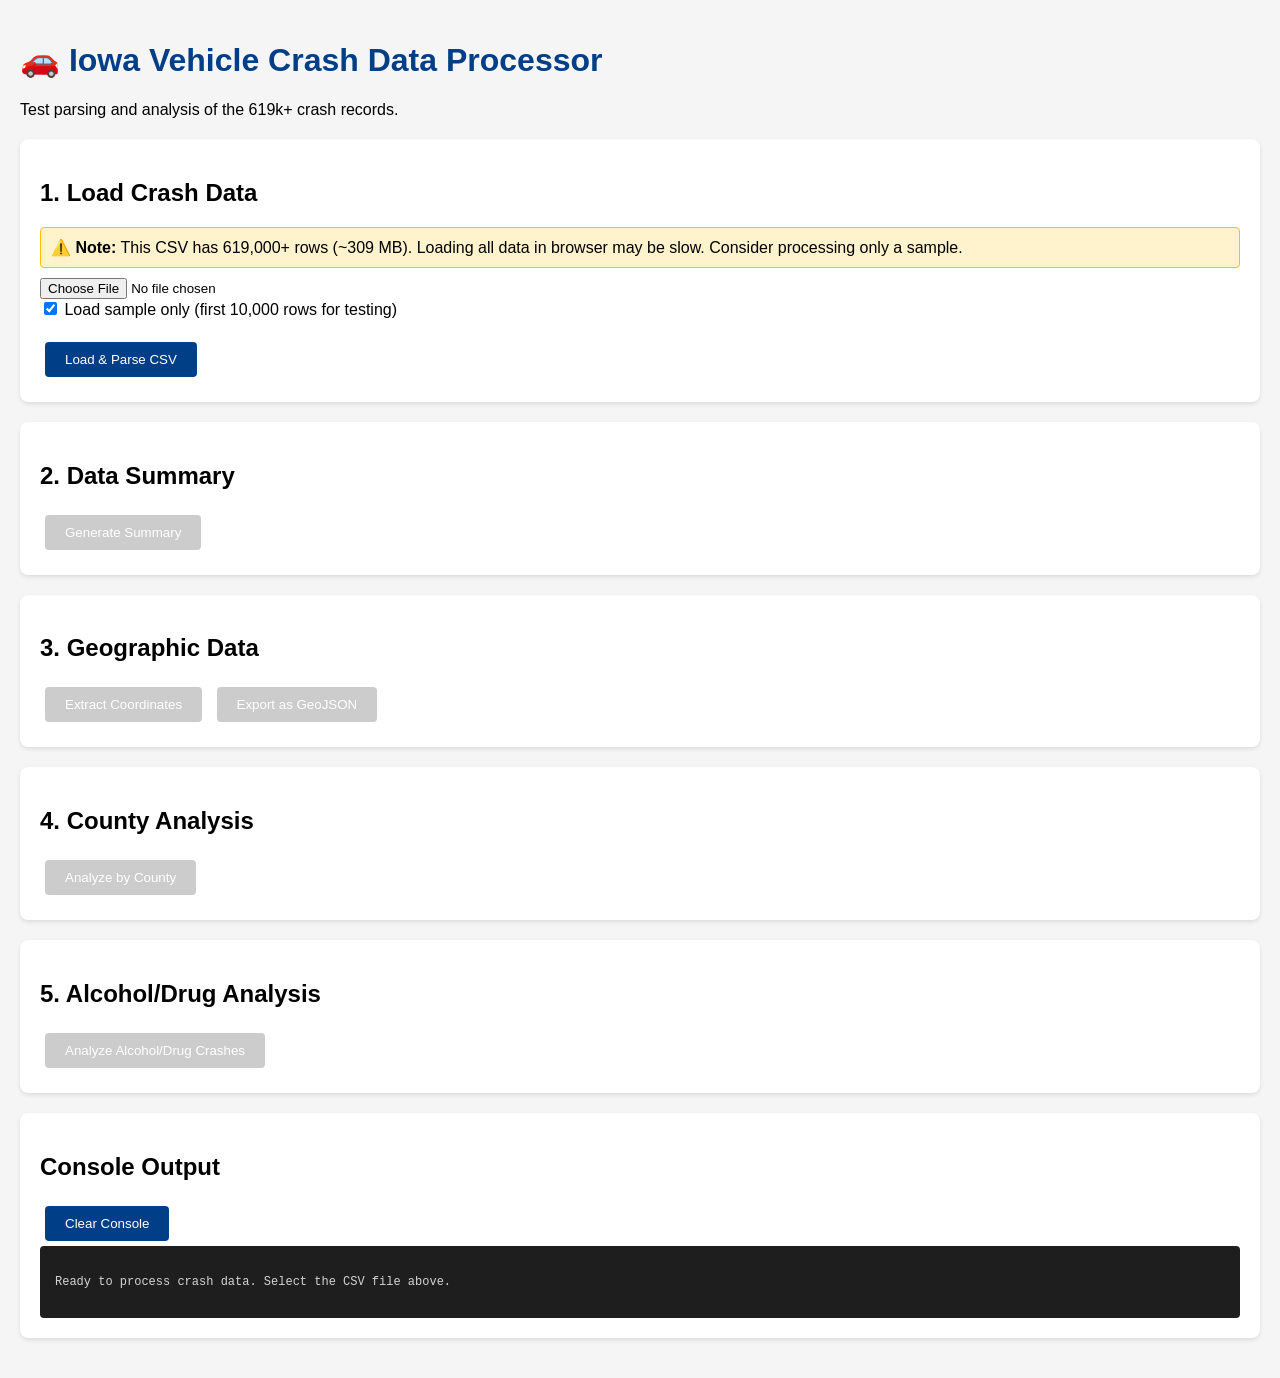
<file: test-crash-data.html>
<!DOCTYPE html>
<html lang="en">
<head>
    <meta charset="UTF-8">
    <meta name="viewport" content="width=device-width, initial-scale=1.0">
    <title>Crash Data Test</title>
    <style>
        body {
            font-family: 'Segoe UI', Tahoma, Geneva, Verdana, sans-serif;
            max-width: 1400px;
            margin: 0 auto;
            padding: 20px;
            background-color: #f5f5f5;
        }
        
        h1 { color: #003f87; }
        
        .test-section {
            background: white;
            padding: 20px;
            margin: 20px 0;
            border-radius: 8px;
            box-shadow: 0 2px 4px rgba(0,0,0,0.1);
        }
        
        button {
            background-color: #003f87;
            color: white;
            border: none;
            padding: 10px 20px;
            border-radius: 4px;
            cursor: pointer;
            margin: 5px;
        }
        
        button:hover {
            background-color: #005bb5;
        }
        
        button:disabled {
            background-color: #ccc;
            cursor: not-allowed;
        }
        
        .console-output {
            background-color: #1e1e1e;
            color: #d4d4d4;
            padding: 15px;
            border-radius: 4px;
            font-family: 'Courier New', monospace;
            font-size: 12px;
            max-height: 500px;
            overflow-y: auto;
            white-space: pre-wrap;
        }
        
        .stats-grid {
            display: grid;
            grid-template-columns: repeat(auto-fit, minmax(200px, 1fr));
            gap: 15px;
            margin-top: 15px;
        }
        
        .stat-card {
            background: #f8f9fa;
            padding: 15px;
            border-radius: 6px;
            border-left: 4px solid #003f87;
        }
        
        .stat-label {
            font-size: 12px;
            color: #666;
            text-transform: uppercase;
        }
        
        .stat-value {
            font-size: 24px;
            font-weight: bold;
            color: #003f87;
            margin-top: 5px;
        }
        
        .progress {
            width: 100%;
            height: 25px;
            background-color: #e0e0e0;
            border-radius: 4px;
            overflow: hidden;
            margin: 10px 0;
        }
        
        .progress-bar {
            height: 100%;
            background-color: #003f87;
            transition: width 0.3s;
            display: flex;
            align-items: center;
            justify-content: center;
            color: white;
            font-size: 12px;
        }
        
        .warning {
            background-color: #fff3cd;
            border: 1px solid #ffc107;
            padding: 10px;
            border-radius: 4px;
            margin: 10px 0;
        }
    </style>
</head>
<body>
    <h1>🚗 Iowa Vehicle Crash Data Processor</h1>
    <p>Test parsing and analysis of the 619k+ crash records.</p>

    <div class="test-section">
        <h2>1. Load Crash Data</h2>
        <div class="warning">
            ⚠️ <strong>Note:</strong> This CSV has 619,000+ rows (~309 MB). Loading all data in browser may be slow. 
            Consider processing only a sample.
        </div>
        
        <input type="file" id="csvFile" accept=".csv">
        <br>
        <label>
            <input type="checkbox" id="sampleOnly" checked>
            Load sample only (first 10,000 rows for testing)
        </label>
        <br><br>
        <button onclick="loadCrashData()">Load & Parse CSV</button>
        
        <div id="loadProgress" class="progress" style="display: none;">
            <div id="progressBar" class="progress-bar">0%</div>
        </div>
        <div id="loadStatus"></div>
    </div>

    <div class="test-section">
        <h2>2. Data Summary</h2>
        <button onclick="showSummary()" id="summaryBtn" disabled>Generate Summary</button>
        <div id="summaryStats"></div>
    </div>

    <div class="test-section">
        <h2>3. Geographic Data</h2>
        <button onclick="extractGeoData()" id="geoBtn" disabled>Extract Coordinates</button>
        <button onclick="exportGeoJSON()" id="exportBtn" disabled>Export as GeoJSON</button>
        <div id="geoStatus"></div>
    </div>

    <div class="test-section">
        <h2>4. County Analysis</h2>
        <button onclick="analyzeByCounty()" id="countyBtn" disabled>Analyze by County</button>
        <div id="countyStats"></div>
    </div>

    <div class="test-section">
        <h2>5. Alcohol/Drug Analysis</h2>
        <button onclick="analyzeAlcohol()" id="alcoholBtn" disabled>Analyze Alcohol/Drug Crashes</button>
        <div id="alcoholStats"></div>
    </div>

    <div class="test-section">
        <h2>Console Output</h2>
        <button onclick="clearConsole()">Clear Console</button>
        <div id="consoleOutput" class="console-output">
Ready to process crash data. Select the CSV file above.
        </div>
    </div>

    <script src="js/data-processor.js"></script>
    <script src="js/crash-data-processor.js"></script>

    <script>
        // Override console.log
        const originalLog = console.log;
        const consoleOutput = document.getElementById('consoleOutput');
        
        console.log = function(...args) {
            originalLog.apply(console, args);
            const message = args.map(arg => 
                typeof arg === 'object' ? JSON.stringify(arg, null, 2) : String(arg)
            ).join(' ');
            consoleOutput.textContent += message + '\n';
            consoleOutput.scrollTop = consoleOutput.scrollHeight;
        };

        let rawData = null;

        // Load crash data
        function loadCrashData() {
            const fileInput = document.getElementById('csvFile');
            const sampleOnly = document.getElementById('sampleOnly').checked;
            const progressDiv = document.getElementById('loadProgress');
            const progressBar = document.getElementById('progressBar');
            
            if (!fileInput.files || fileInput.files.length === 0) {
                alert('Please select the crash CSV file');
                return;
            }

            const file = fileInput.files[0];
            console.log(`\nLoading ${file.name} (${(file.size / 1024 / 1024).toFixed(2)} MB)...`);
            
            if (sampleOnly) {
                console.log('Sample mode: Loading first 10,000 rows only');
            }
            
            progressDiv.style.display = 'block';
            progressBar.style.width = '10%';
            progressBar.textContent = 'Reading file...';

            const reader = new FileReader();

            reader.onload = function(e) {
                try {
                    progressBar.style.width = '40%';
                    progressBar.textContent = 'Parsing CSV...';
                    
                    let csvText = e.target.result;
                    
                    // If sample mode, only take first N lines
                    if (sampleOnly) {
                        const lines = csvText.split('\n');
                        const sampleSize = Math.min(10001, lines.length); // +1 for header
                        csvText = lines.slice(0, sampleSize).join('\n');
                        console.log(`Limited to first ${sampleSize - 1} records`);
                    }
                    
                    progressBar.style.width = '60%';
                    progressBar.textContent = 'Processing data...';
                    
                    const parsedData = dataProcessor.parseCSV(csvText);
                    rawData = parsedData;
                    
                    progressBar.style.width = '80%';
                    progressBar.textContent = 'Analyzing crashes...';
                    
                    crashProcessor.processCrashData(parsedData);
                    
                    progressBar.style.width = '100%';
                    progressBar.textContent = 'Complete!';
                    
                    console.log(`✓ Successfully loaded ${parsedData.length} crash records`);
                    
                    // Enable other buttons
                    document.getElementById('summaryBtn').disabled = false;
                    document.getElementById('geoBtn').disabled = false;
                    document.getElementById('countyBtn').disabled = false;
                    document.getElementById('alcoholBtn').disabled = false;
                    
                    setTimeout(() => {
                        progressDiv.style.display = 'none';
                    }, 2000);
                    
                } catch (error) {
                    console.error('Error processing CSV:', error);
                    progressBar.style.width = '100%';
                    progressBar.textContent = 'Error!';
                    progressBar.style.backgroundColor = '#dc3545';
                }
            };

            reader.readAsText(file);
        }

        // Show summary statistics
        function showSummary() {
            const summary = crashProcessor.generateSummary();
            
            const statsHTML = `
                <div class="stats-grid">
                    <div class="stat-card">
                        <div class="stat-label">Total Crashes</div>
                        <div class="stat-value">${summary.totalCrashes.toLocaleString()}</div>
                    </div>
                    <div class="stat-card">
                        <div class="stat-label">With Location</div>
                        <div class="stat-value">${summary.crashesWithLocation.toLocaleString()}</div>
                    </div>
                    <div class="stat-card">
                        <div class="stat-label">Fatal Crashes</div>
                        <div class="stat-value">${summary.fatalCrashes.toLocaleString()}</div>
                    </div>
                    <div class="stat-card">
                        <div class="stat-label">Total Fatalities</div>
                        <div class="stat-value">${summary.totalFatalities.toLocaleString()}</div>
                    </div>
                    <div class="stat-card">
                        <div class="stat-label">Total Injuries</div>
                        <div class="stat-value">${summary.totalInjuries.toLocaleString()}</div>
                    </div>
                    <div class="stat-card">
                        <div class="stat-label">Alcohol/Drug Related</div>
                        <div class="stat-value">${summary.alcoholRelatedCrashes.toLocaleString()}</div>
                    </div>
                </div>
            `;
            
            document.getElementById('summaryStats').innerHTML = statsHTML;
        }

        // Extract geographic data
        function extractGeoData() {
            console.log('\n--- Extracting Geographic Data ---');
            const geoData = crashProcessor.extractCrashGeoData();
            
            console.log(`Extracted ${geoData.length} crash locations`);
            console.log('Sample locations:', geoData.slice(0, 3));
            
            document.getElementById('geoStatus').innerHTML = 
                `<p>✓ Extracted ${geoData.length.toLocaleString()} crash locations with coordinates</p>`;
            
            document.getElementById('exportBtn').disabled = false;
        }

        // Export as GeoJSON
        function exportGeoJSON() {
            const geoData = crashProcessor.geoData;
            
            const geojson = {
                type: 'FeatureCollection',
                features: geoData.map(point => ({
                    type: 'Feature',
                    geometry: {
                        type: 'Point',
                        coordinates: [point.lng, point.lat]
                    },
                    properties: point.info
                }))
            };
            
            const blob = new Blob([JSON.stringify(geojson, null, 2)], { type: 'application/json' });
            const url = URL.createObjectURL(blob);
            const a = document.createElement('a');
            a.href = url;
            a.download = 'crash-locations.geojson';
            a.click();
            
            console.log('✓ Exported GeoJSON file');
        }

        // Analyze by county
        function analyzeByCounty() {
            console.log('\n--- County Analysis ---');
            const countyStats = crashProcessor.getCrashesByCounty();
            
            // Sort by total crashes
            const sorted = Object.entries(countyStats)
                .sort((a, b) => b[1].total - a[1].total)
                .slice(0, 10);
            
            console.log('Top 10 Counties by Total Crashes:');
            sorted.forEach(([county, stats]) => {
                console.log(`${county}: ${stats.total} crashes (${stats.fatalities} fatalities, ${stats.withAlcohol} alcohol-related)`);
            });
            
            let html = '<h3>Top 10 Counties by Crash Count</h3><table style="width:100%; border-collapse: collapse;">';
            html += '<tr style="background: #003f87; color: white;"><th style="padding: 8px;">County</th><th>Total</th><th>Fatalities</th><th>Injuries</th><th>Alcohol/Drug</th></tr>';
            
            sorted.forEach(([county, stats]) => {
                html += `<tr style="border-bottom: 1px solid #ddd;">
                    <td style="padding: 8px;"><strong>${county}</strong></td>
                    <td>${stats.total.toLocaleString()}</td>
                    <td>${stats.fatalities}</td>
                    <td>${stats.injuries.toLocaleString()}</td>
                    <td>${stats.withAlcohol}</td>
                </tr>`;
            });
            
            html += '</table>';
            document.getElementById('countyStats').innerHTML = html;
        }

        // Analyze alcohol-related crashes
        function analyzeAlcohol() {
            console.log('\n--- Alcohol/Drug Analysis ---');
            const alcoholCrashes = crashProcessor.getAlcoholRelatedCrashes();
            
            console.log(`Total alcohol/drug-related crashes: ${alcoholCrashes.length}`);
            console.log(`Percentage: ${(alcoholCrashes.length / crashProcessor.crashData.length * 100).toFixed(2)}%`);
            
            const alcoholFatalities = alcoholCrashes.reduce((sum, c) => sum + c.fatalities, 0);
            const alcoholInjuries = alcoholCrashes.reduce((sum, c) => sum + c.injuries, 0);
            
            console.log(`Fatalities in alcohol-related crashes: ${alcoholFatalities}`);
            console.log(`Injuries in alcohol-related crashes: ${alcoholInjuries}`);
            
            const html = `
                <div class="stats-grid">
                    <div class="stat-card">
                        <div class="stat-label">Alcohol/Drug Crashes</div>
                        <div class="stat-value">${alcoholCrashes.length.toLocaleString()}</div>
                    </div>
                    <div class="stat-card">
                        <div class="stat-label">Fatalities</div>
                        <div class="stat-value">${alcoholFatalities}</div>
                    </div>
                    <div class="stat-card">
                        <div class="stat-label">Injuries</div>
                        <div class="stat-value">${alcoholInjuries.toLocaleString()}</div>
                    </div>
                    <div class="stat-card">
                        <div class="stat-label">Percentage of Total</div>
                        <div class="stat-value">${(alcoholCrashes.length / crashProcessor.crashData.length * 100).toFixed(1)}%</div>
                    </div>
                </div>
            `;
            
            document.getElementById('alcoholStats').innerHTML = html;
        }

        function clearConsole() {
            consoleOutput.textContent = 'Console cleared.\n';
        }
    </script>
</body>
</html>
</file>
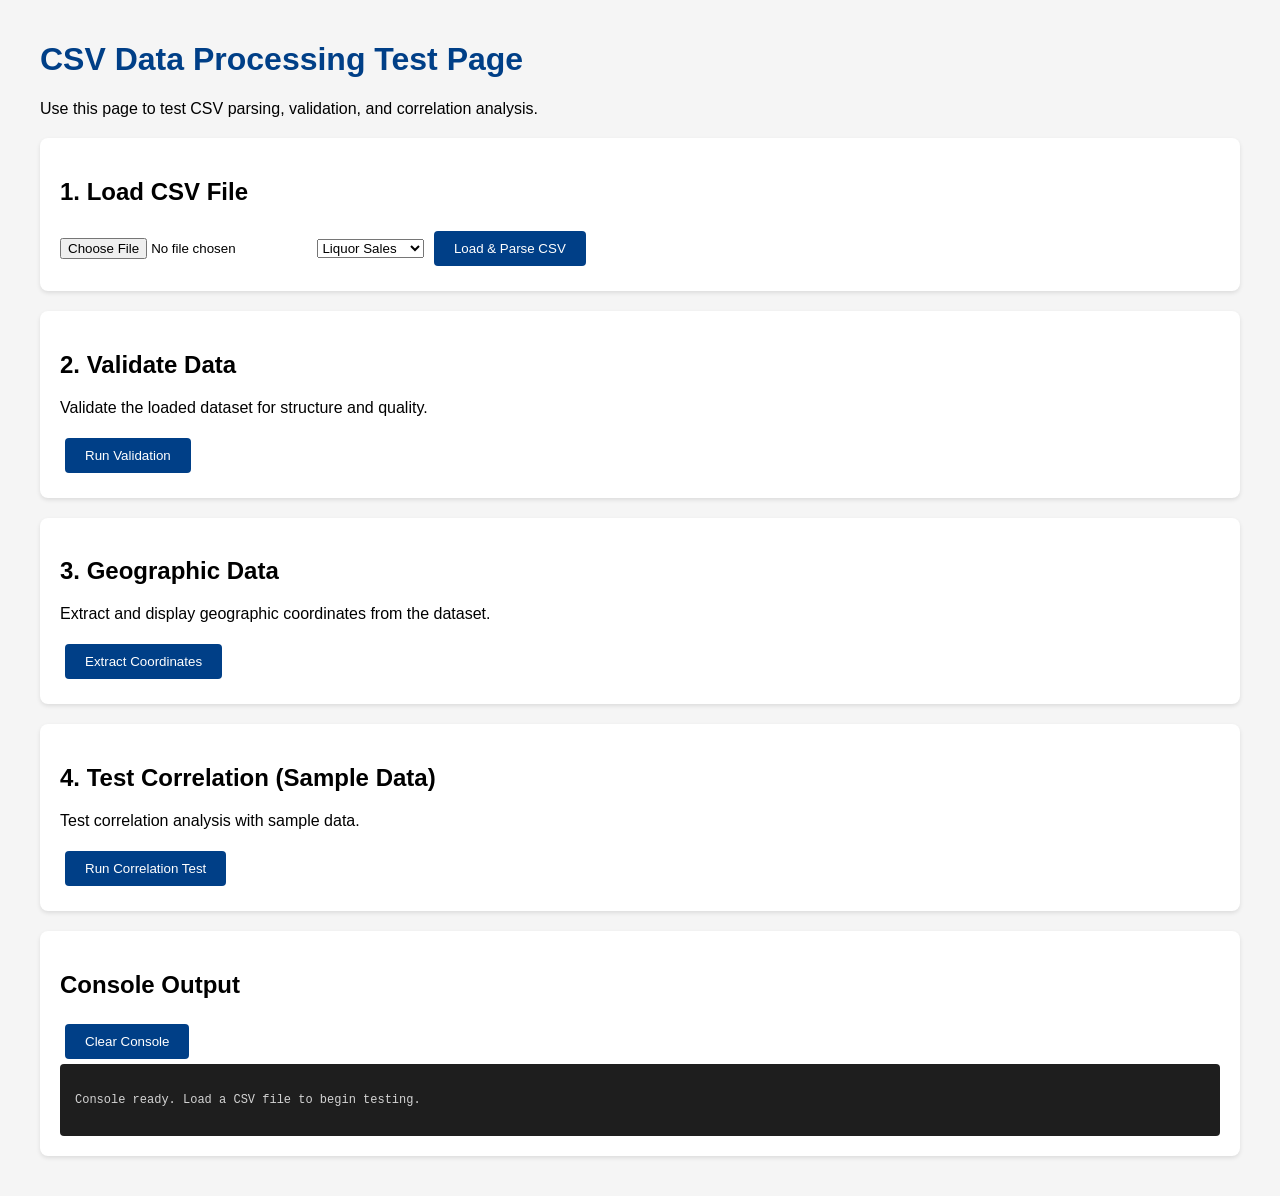
<file: test-data-processing.html>
<!DOCTYPE html>
<html lang="en">
<head>
    <meta charset="UTF-8">
    <meta name="viewport" content="width=device-width, initial-scale=1.0">
    <title>Data Processing Test Page</title>
    <style>
        body {
            font-family: 'Segoe UI', Tahoma, Geneva, Verdana, sans-serif;
            max-width: 1200px;
            margin: 0 auto;
            padding: 20px;
            background-color: #f5f5f5;
        }
        
        h1 {
            color: #003f87;
        }
        
        .test-section {
            background: white;
            padding: 20px;
            margin: 20px 0;
            border-radius: 8px;
            box-shadow: 0 2px 4px rgba(0,0,0,0.1);
        }
        
        button {
            background-color: #003f87;
            color: white;
            border: none;
            padding: 10px 20px;
            border-radius: 4px;
            cursor: pointer;
            margin: 5px;
        }
        
        button:hover {
            background-color: #005bb5;
        }
        
        .console-output {
            background-color: #1e1e1e;
            color: #d4d4d4;
            padding: 15px;
            border-radius: 4px;
            font-family: 'Courier New', monospace;
            font-size: 12px;
            max-height: 400px;
            overflow-y: auto;
            white-space: pre-wrap;
        }
        
        input[type="file"] {
            margin: 10px 0;
        }
        
        .status {
            padding: 10px;
            margin: 10px 0;
            border-radius: 4px;
        }
        
        .status.success {
            background-color: #d4edda;
            color: #155724;
        }
        
        .status.error {
            background-color: #f8d7da;
            color: #721c24;
        }
        
        .status.info {
            background-color: #d1ecf1;
            color: #0c5460;
        }
    </style>
</head>
<body>
    <h1>CSV Data Processing Test Page</h1>
    <p>Use this page to test CSV parsing, validation, and correlation analysis.</p>

    <div class="test-section">
        <h2>1. Load CSV File</h2>
        <input type="file" id="csvFile" accept=".csv">
        <select id="datasetType">
            <option value="liquor">Liquor Sales</option>
            <option value="dui">DUI Charges</option>
            <option value="offenders">Sex Offenders</option>
            <option value="alerts">Amber Alerts</option>
        </select>
        <button onclick="loadCSVFile()">Load & Parse CSV</button>
        <div id="loadStatus"></div>
    </div>

    <div class="test-section">
        <h2>2. Validate Data</h2>
        <p>Validate the loaded dataset for structure and quality.</p>
        <button onclick="validateData()">Run Validation</button>
        <div id="validationStatus"></div>
    </div>

    <div class="test-section">
        <h2>3. Geographic Data</h2>
        <p>Extract and display geographic coordinates from the dataset.</p>
        <button onclick="extractGeoData()">Extract Coordinates</button>
        <div id="geoStatus"></div>
    </div>

    <div class="test-section">
        <h2>4. Test Correlation (Sample Data)</h2>
        <p>Test correlation analysis with sample data.</p>
        <button onclick="testCorrelation()">Run Correlation Test</button>
        <div id="correlationStatus"></div>
    </div>

    <div class="test-section">
        <h2>Console Output</h2>
        <button onclick="clearConsole()">Clear Console</button>
        <div id="consoleOutput" class="console-output">
Console ready. Load a CSV file to begin testing.
        </div>
    </div>

    <!-- Load all the data processing scripts -->
    <script src="js/data-processor.js"></script>
    <script src="js/data-validator.js"></script>
    <script src="js/geocode-helper.js"></script>
    <script src="js/correlation-analyzer.js"></script>

    <script>
        // Override console.log to display in UI
        const originalLog = console.log;
        const consoleOutput = document.getElementById('consoleOutput');
        
        console.log = function(...args) {
            originalLog.apply(console, args);
            const message = args.map(arg => 
                typeof arg === 'object' ? JSON.stringify(arg, null, 2) : String(arg)
            ).join(' ');
            consoleOutput.textContent += message + '\n';
            consoleOutput.scrollTop = consoleOutput.scrollHeight;
        };

        let currentDataset = null;
        let currentDatasetName = null;

        // Load CSV file from file input
        function loadCSVFile() {
            const fileInput = document.getElementById('csvFile');
            const datasetType = document.getElementById('datasetType').value;
            const statusDiv = document.getElementById('loadStatus');
            
            if (!fileInput.files || fileInput.files.length === 0) {
                showStatus(statusDiv, 'Please select a CSV file', 'error');
                return;
            }

            const file = fileInput.files[0];
            const reader = new FileReader();

            reader.onload = function(e) {
                try {
                    console.log(`\nLoading ${file.name}...`);
                    const csvText = e.target.result;
                    const parsedData = dataProcessor.parseCSV(csvText);
                    
                    currentDataset = parsedData;
                    currentDatasetName = datasetType;
                    dataProcessor.datasets[datasetType] = parsedData;
                    
                    console.log(`Loaded ${parsedData.length} rows`);
                    console.log(`Columns: ${Object.keys(parsedData[0]).join(', ')}`);
                    
                    showStatus(statusDiv, `Successfully loaded ${parsedData.length} rows`, 'success');
                } catch (error) {
                    console.error('Error parsing CSV:', error);
                    showStatus(statusDiv, 'Error parsing CSV: ' + error.message, 'error');
                }
            };

            reader.readAsText(file);
        }

        // Validate current dataset
        function validateData() {
            const statusDiv = document.getElementById('validationStatus');
            
            if (!currentDataset || !currentDatasetName) {
                showStatus(statusDiv, 'Please load a dataset first', 'error');
                return;
            }

            console.log('\n--- Starting Validation ---');
            const result = dataValidator.validateDataset(currentDatasetName, currentDataset);
            dataValidator.generateReport(result);
            
            if (result.valid) {
                showStatus(statusDiv, 'Validation passed!', 'success');
            } else {
                showStatus(statusDiv, 'Validation failed. Check console for details.', 'error');
            }
        }

        // Extract geographic data
        function extractGeoData() {
            const statusDiv = document.getElementById('geoStatus');
            
            if (!currentDataset || !currentDatasetName) {
                showStatus(statusDiv, 'Please load a dataset first', 'error');
                return;
            }

            console.log('\n--- Extracting Geographic Data ---');
            
            // Try common column name variations
            const latFields = ['Latitude', 'latitude', 'lat', 'Lat'];
            const lngFields = ['Longitude', 'longitude', 'lng', 'Lng', 'lon', 'Lon'];
            
            let latField = latFields.find(f => currentDataset[0][f] !== undefined);
            let lngField = lngFields.find(f => currentDataset[0][f] !== undefined);

            if (!latField || !lngField) {
                console.log('No geographic columns found. Available columns:');
                console.log(Object.keys(currentDataset[0]).join(', '));
                showStatus(statusDiv, 'No latitude/longitude columns found', 'error');
                return;
            }

            const geoData = dataProcessor.extractGeoData(currentDatasetName, latField, lngField);
            
            console.log(`Extracted ${geoData.length} points with valid coordinates`);
            console.log(`Sample:`);
            console.log(geoData.slice(0, 3));
            
            showStatus(statusDiv, `Extracted ${geoData.length} geographic points`, 'success');
        }

        // Test correlation with sample data
        function testCorrelation() {
            const statusDiv = document.getElementById('correlationStatus');

            console.log('\n--- Testing Correlation Analysis ---');
            
            // Create sample datasets
            const sampleData1 = [
                { County: 'Polk', value: 150 },
                { County: 'Linn', value: 120 },
                { County: 'Scott', value: 90 },
                { County: 'Johnson', value: 85 },
                { County: 'Black Hawk', value: 70 }
            ];

            const sampleData2 = [
                { County: 'Polk', value: 300 },
                { County: 'Linn', value: 240 },
                { County: 'Scott', value: 180 },
                { County: 'Johnson', value: 170 },
                { County: 'Black Hawk', value: 140 }
            ];

            const result = correlationAnalyzer.correlateByCounty(
                sampleData1, sampleData2, 'value', 'value'
            );

            correlationAnalyzer.generateReport(result, 'Dataset 1', 'Dataset 2');
            
            showStatus(statusDiv, 
                `Correlation: ${result.coefficient.toFixed(3)} (${result.strength})`, 
                'success'
            );
        }

        // Clear console
        function clearConsole() {
            consoleOutput.textContent = 'Console cleared.\n';
        }

        // Show status message
        function showStatus(element, message, type) {
            element.innerHTML = `<div class="status ${type}">${message}</div>`;
        }
    </script>
</body>
</html>
</file>
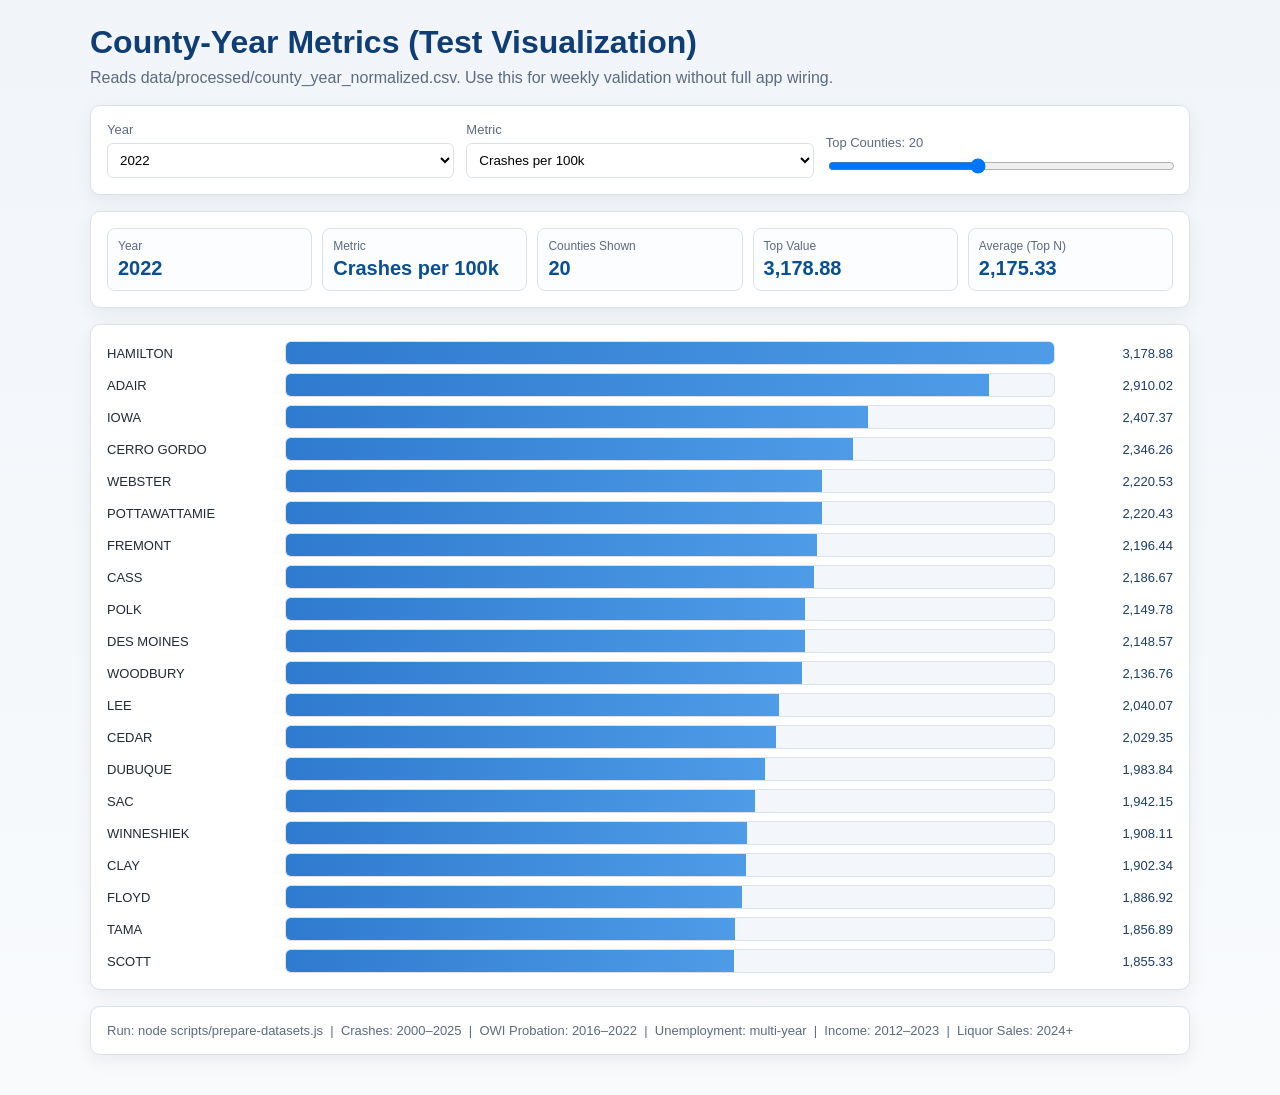
<file: test-normalized-visualization.html>
<!DOCTYPE html>
<html lang="en">
<head>
    <meta charset="UTF-8">
    <meta name="viewport" content="width=device-width, initial-scale=1.0">
    <title>County Metric Test Visualization</title>
    <style>
        :root {
            --bg: #f6f8fb;
            --surface: #ffffff;
            --ink: #1f2a37;
            --muted: #5b6b7f;
            --primary: #1d5fa8;
            --bar: #2a77c9;
            --border: #d9e2ec;
        }

        body {
            margin: 0;
            font-family: "Segoe UI", Tahoma, Geneva, Verdana, sans-serif;
            background: linear-gradient(180deg, #f1f5f9 0%, #f8fafc 100%);
            color: var(--ink);
        }

        .page {
            max-width: 1100px;
            margin: 0 auto;
            padding: 24px;
        }

        h1 {
            margin: 0 0 8px;
            color: #0f3e75;
        }

        .subtitle {
            margin: 0 0 18px;
            color: var(--muted);
        }

        .panel {
            background: var(--surface);
            border: 1px solid var(--border);
            border-radius: 10px;
            padding: 16px;
            box-shadow: 0 6px 18px rgba(15, 23, 42, 0.06);
            margin-bottom: 16px;
        }

        .controls {
            display: grid;
            gap: 12px;
            grid-template-columns: repeat(auto-fit, minmax(220px, 1fr));
            align-items: end;
        }

        label {
            display: block;
            font-size: 13px;
            color: var(--muted);
            margin-bottom: 6px;
        }

        select,
        input[type="range"] {
            width: 100%;
        }

        select {
            padding: 8px;
            border-radius: 6px;
            border: 1px solid var(--border);
            background: #fff;
        }

        .summary {
            display: grid;
            grid-template-columns: repeat(auto-fit, minmax(180px, 1fr));
            gap: 10px;
        }

        .card {
            border: 1px solid var(--border);
            border-radius: 8px;
            padding: 10px;
            background: #fcfdff;
        }

        .card .label {
            font-size: 12px;
            color: var(--muted);
        }

        .card .value {
            margin-top: 4px;
            font-size: 20px;
            font-weight: 700;
            color: #0b4f93;
        }

        .chart {
            display: grid;
            gap: 8px;
        }

        .bar-row {
            display: grid;
            grid-template-columns: 170px 1fr 110px;
            gap: 8px;
            align-items: center;
        }

        .county {
            font-size: 13px;
            white-space: nowrap;
            overflow: hidden;
            text-overflow: ellipsis;
        }

        .bar-shell {
            height: 22px;
            border-radius: 6px;
            border: 1px solid var(--border);
            background: #f3f7fb;
            overflow: hidden;
        }

        .bar {
            height: 100%;
            background: linear-gradient(90deg, #2e7bcf, #4e9be7);
        }

        .metric {
            font-size: 13px;
            text-align: right;
            color: #1b3d67;
            font-variant-numeric: tabular-nums;
        }

        .note {
            font-size: 13px;
            color: var(--muted);
        }

        .error {
            padding: 10px;
            border-radius: 8px;
            border: 1px solid #f2b8b5;
            background: #fff1f0;
            color: #8b1d13;
        }
    </style>
</head>
<body>
<div class="page">
    <h1>County-Year Metrics (Test Visualization)</h1>
    <p class="subtitle">Reads data/processed/county_year_normalized.csv. Use this for weekly validation without full app wiring.</p>

    <div id="error" class="error" style="display:none;"></div>

    <div class="panel controls">
        <div>
            <label for="yearSelect">Year</label>
            <select id="yearSelect"></select>
        </div>
        <div>
            <label for="metricSelect">Metric</label>
            <select id="metricSelect">
                <option value="crashes_per_100k">Crashes per 100k</option>
                <option value="impaired_crashes_per_100k">Impaired Crashes per 100k</option>
                <option value="owi_probation_per_100k">OWI Probation Cases per 100k</option>
                <option value="unemployment_rate">Unemployment Rate</option>
                <option value="median_household_income">Median Household Income</option>
                <option value="liquor_dollars_per_100k">Liquor Sales ($/100k)</option>
            </select>
        </div>
        <div>
            <label for="topN">Top Counties: <span id="topNValue">20</span></label>
            <input id="topN" type="range" min="5" max="40" value="20" step="1">
        </div>
    </div>

    <div class="panel summary" id="summary"></div>

    <div class="panel">
        <div id="chart" class="chart"></div>
    </div>

    <div class="panel note">
        Run: node scripts/prepare-datasets.js &nbsp;|&nbsp;
        Crashes: 2000–2025 &nbsp;|&nbsp; OWI Probation: 2016–2022 &nbsp;|&nbsp; Unemployment: multi-year &nbsp;|&nbsp; Income: 2012–2023 &nbsp;|&nbsp; Liquor Sales: 2024+
    </div>
</div>

<script>
    const DATA_PATH = 'data/processed/county_year_normalized.csv';
    const yearSelect = document.getElementById('yearSelect');
    const metricSelect = document.getElementById('metricSelect');
    const topN = document.getElementById('topN');
    const topNValue = document.getElementById('topNValue');
    const chart = document.getElementById('chart');
    const summary = document.getElementById('summary');
    const errorBox = document.getElementById('error');

    let rows = [];

    function parseCsvLine(line) {
        const values = [];
        let current = '';
        let inQuotes = false;

        for (let i = 0; i < line.length; i++) {
            const ch = line[i];
            const next = line[i + 1];

            if (ch === '"' && next === '"') {
                current += '"';
                i++;
            } else if (ch === '"') {
                inQuotes = !inQuotes;
            } else if (ch === ',' && !inQuotes) {
                values.push(current);
                current = '';
            } else {
                current += ch;
            }
        }

        values.push(current);
        return values;
    }

    function parseCsv(text) {
        const lines = text.split(/\r?\n/).filter(Boolean);
        const headers = parseCsvLine(lines[0]);
        return lines.slice(1).map((line) => {
            const values = parseCsvLine(line);
            const row = {};
            headers.forEach((h, i) => {
                row[h] = values[i] || '';
            });
            return row;
        });
    }

    function toNumber(value) {
        if (value === '' || value === null || value === undefined) return null;
        const n = Number(String(value).replace(/,/g, ''));
        return Number.isFinite(n) ? n : null;
    }

    function setError(message) {
        errorBox.style.display = 'block';
        errorBox.textContent = message;
    }

    function clearError() {
        errorBox.style.display = 'none';
        errorBox.textContent = '';
    }

    function render() {
        const year = Number(yearSelect.value);
        const metric = metricSelect.value;
        const n = Number(topN.value);

        const yearRows = rows
            .filter((r) => Number(r.year) === year)
            .map((r) => ({ ...r, metricValue: toNumber(r[metric]) }))
            .filter((r) => r.metricValue !== null)
            .sort((a, b) => b.metricValue - a.metricValue)
            .slice(0, n);

        const metricLabel = metricSelect.options[metricSelect.selectedIndex].text;
        const max = yearRows.length ? yearRows[0].metricValue : 0;

        const avg = yearRows.length
            ? yearRows.reduce((sum, r) => sum + r.metricValue, 0) / yearRows.length
            : 0;

        summary.innerHTML = [
            ['Year', year],
            ['Metric', metricLabel],
            ['Counties Shown', yearRows.length],
            ['Top Value', max ? max.toLocaleString(undefined, { maximumFractionDigits: 2 }) : '-'],
            ['Average (Top N)', avg ? avg.toLocaleString(undefined, { maximumFractionDigits: 2 }) : '-']
        ].map(([label, value]) => (
            '<div class="card"><div class="label">' + label + '</div><div class="value">' + value + '</div></div>'
        )).join('');

        if (yearRows.length === 0) {
            chart.innerHTML = '<p class="note">No rows available for this selection.</p>';
            return;
        }

        chart.innerHTML = yearRows.map((row) => {
            const width = max ? Math.max(1, (row.metricValue / max) * 100) : 1;
            return (
                '<div class="bar-row">' +
                    '<div class="county">' + row.county + '</div>' +
                    '<div class="bar-shell"><div class="bar" style="width:' + width.toFixed(2) + '%"></div></div>' +
                    '<div class="metric">' + row.metricValue.toLocaleString(undefined, { maximumFractionDigits: 2 }) + '</div>' +
                '</div>'
            );
        }).join('');
    }

    async function initialize() {
        clearError();
        try {
            const response = await fetch(DATA_PATH);
            if (!response.ok) {
                throw new Error('Could not load ' + DATA_PATH + ' (HTTP ' + response.status + ').');
            }

            const csvText = await response.text();
            rows = parseCsv(csvText);

            const years = [...new Set(rows.map((r) => Number(r.year)).filter((y) => Number.isFinite(y)))].sort((a, b) => b - a);
            if (!years.length) {
                throw new Error('No year values found in processed CSV.');
            }

            yearSelect.innerHTML = years.map((y) => '<option value="' + y + '">' + y + '</option>').join('');
            // Default to the year with the most complete metric coverage across all 5 key fields
            const coverageMetrics = ['crashes_per_100k', 'owi_probation_per_100k', 'unemployment_rate', 'median_household_income', 'liquor_dollars_per_100k'];
            const bestYear = years.reduce((best, y) => {
                const yearRows = rows.filter((r) => Number(r.year) === y);
                const score = coverageMetrics.reduce((s, m) => s + (yearRows.some((r) => toNumber(r[m]) > 0) ? 1 : 0), 0);
                return score > best.score ? { year: y, score } : best;
            }, { year: years[0], score: -1 }).year;
            yearSelect.value = String(bestYear);

            render();
        } catch (err) {
            setError(err.message + ' Run node scripts/prepare-datasets.js and reload this page.');
        }
    }

    yearSelect.addEventListener('change', render);
    metricSelect.addEventListener('change', render);
    topN.addEventListener('input', () => {
        topNValue.textContent = topN.value;
        render();
    });

    initialize();
</script>
</body>
</html>
</file>
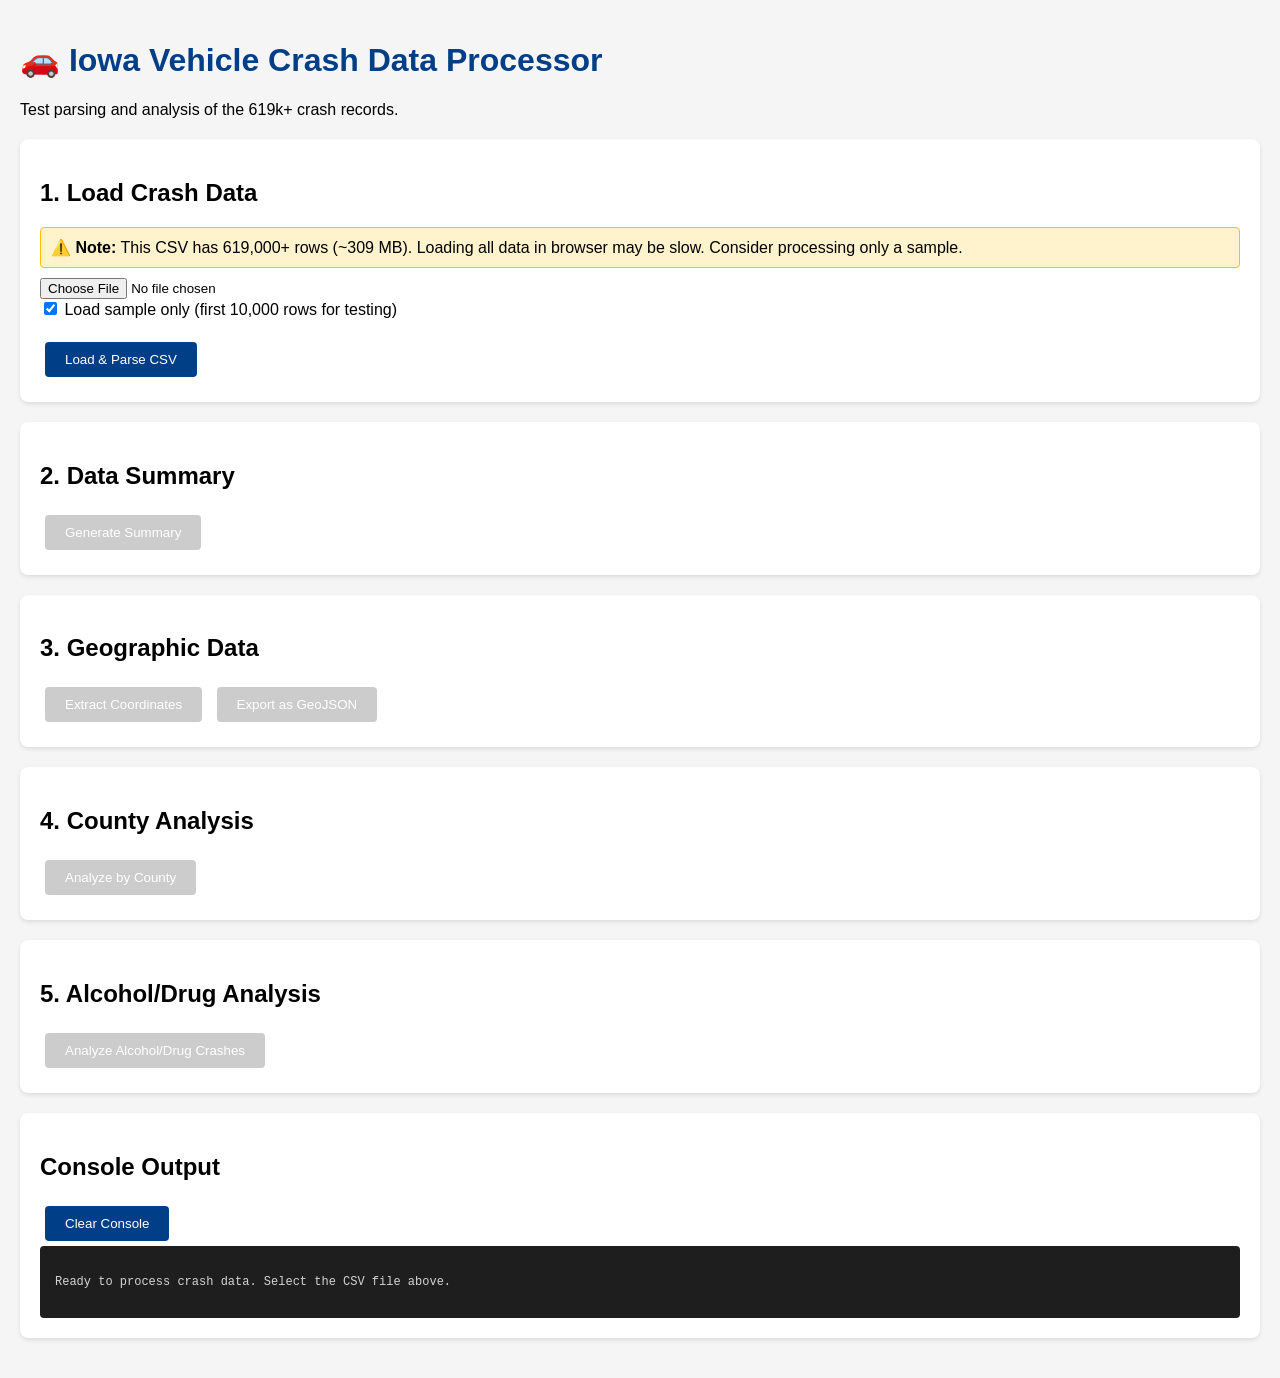
<file: test/test-crash-data.html>
<!DOCTYPE html>
<html lang="en">
<head>
    <meta charset="UTF-8">
    <meta name="viewport" content="width=device-width, initial-scale=1.0">
    <title>Crash Data Test</title>
    <style>
        body {
            font-family: 'Segoe UI', Tahoma, Geneva, Verdana, sans-serif;
            max-width: 1400px;
            margin: 0 auto;
            padding: 20px;
            background-color: #f5f5f5;
        }
        
        h1 { color: #003f87; }
        
        .test-section {
            background: white;
            padding: 20px;
            margin: 20px 0;
            border-radius: 8px;
            box-shadow: 0 2px 4px rgba(0,0,0,0.1);
        }
        
        button {
            background-color: #003f87;
            color: white;
            border: none;
            padding: 10px 20px;
            border-radius: 4px;
            cursor: pointer;
            margin: 5px;
        }
        
        button:hover {
            background-color: #005bb5;
        }
        
        button:disabled {
            background-color: #ccc;
            cursor: not-allowed;
        }
        
        .console-output {
            background-color: #1e1e1e;
            color: #d4d4d4;
            padding: 15px;
            border-radius: 4px;
            font-family: 'Courier New', monospace;
            font-size: 12px;
            max-height: 500px;
            overflow-y: auto;
            white-space: pre-wrap;
        }
        
        .stats-grid {
            display: grid;
            grid-template-columns: repeat(auto-fit, minmax(200px, 1fr));
            gap: 15px;
            margin-top: 15px;
        }
        
        .stat-card {
            background: #f8f9fa;
            padding: 15px;
            border-radius: 6px;
            border-left: 4px solid #003f87;
        }
        
        .stat-label {
            font-size: 12px;
            color: #666;
            text-transform: uppercase;
        }
        
        .stat-value {
            font-size: 24px;
            font-weight: bold;
            color: #003f87;
            margin-top: 5px;
        }
        
        .progress {
            width: 100%;
            height: 25px;
            background-color: #e0e0e0;
            border-radius: 4px;
            overflow: hidden;
            margin: 10px 0;
        }
        
        .progress-bar {
            height: 100%;
            background-color: #003f87;
            transition: width 0.3s;
            display: flex;
            align-items: center;
            justify-content: center;
            color: white;
            font-size: 12px;
        }
        
        .warning {
            background-color: #fff3cd;
            border: 1px solid #ffc107;
            padding: 10px;
            border-radius: 4px;
            margin: 10px 0;
        }
    </style>
</head>
<body>
    <h1>🚗 Iowa Vehicle Crash Data Processor</h1>
    <p>Test parsing and analysis of the 619k+ crash records.</p>

    <div class="test-section">
        <h2>1. Load Crash Data</h2>
        <div class="warning">
            ⚠️ <strong>Note:</strong> This CSV has 619,000+ rows (~309 MB). Loading all data in browser may be slow. 
            Consider processing only a sample.
        </div>
        
        <input type="file" id="csvFile" accept=".csv">
        <br>
        <label>
            <input type="checkbox" id="sampleOnly" checked>
            Load sample only (first 10,000 rows for testing)
        </label>
        <br><br>
        <button onclick="loadCrashData()">Load & Parse CSV</button>
        
        <div id="loadProgress" class="progress" style="display: none;">
            <div id="progressBar" class="progress-bar">0%</div>
        </div>
        <div id="loadStatus"></div>
    </div>

    <div class="test-section">
        <h2>2. Data Summary</h2>
        <button onclick="showSummary()" id="summaryBtn" disabled>Generate Summary</button>
        <div id="summaryStats"></div>
    </div>

    <div class="test-section">
        <h2>3. Geographic Data</h2>
        <button onclick="extractGeoData()" id="geoBtn" disabled>Extract Coordinates</button>
        <button onclick="exportGeoJSON()" id="exportBtn" disabled>Export as GeoJSON</button>
        <div id="geoStatus"></div>
    </div>

    <div class="test-section">
        <h2>4. County Analysis</h2>
        <button onclick="analyzeByCounty()" id="countyBtn" disabled>Analyze by County</button>
        <div id="countyStats"></div>
    </div>

    <div class="test-section">
        <h2>5. Alcohol/Drug Analysis</h2>
        <button onclick="analyzeAlcohol()" id="alcoholBtn" disabled>Analyze Alcohol/Drug Crashes</button>
        <div id="alcoholStats"></div>
    </div>

    <div class="test-section">
        <h2>Console Output</h2>
        <button onclick="clearConsole()">Clear Console</button>
        <div id="consoleOutput" class="console-output">
Ready to process crash data. Select the CSV file above.
        </div>
    </div>

    <script src="../js/data-processor.js"></script>
    <script src="../js/crash-data-processor.js"></script>

    <script>
        // Override console.log
        const originalLog = console.log;
        const consoleOutput = document.getElementById('consoleOutput');
        
        console.log = function(...args) {
            originalLog.apply(console, args);
            const message = args.map(arg => 
                typeof arg === 'object' ? JSON.stringify(arg, null, 2) : String(arg)
            ).join(' ');
            consoleOutput.textContent += message + '\n';
            consoleOutput.scrollTop = consoleOutput.scrollHeight;
        };

        let rawData = null;

        // Load crash data
        function loadCrashData() {
            const fileInput = document.getElementById('csvFile');
            const sampleOnly = document.getElementById('sampleOnly').checked;
            const progressDiv = document.getElementById('loadProgress');
            const progressBar = document.getElementById('progressBar');
            
            if (!fileInput.files || fileInput.files.length === 0) {
                alert('Please select the crash CSV file');
                return;
            }

            const file = fileInput.files[0];
            console.log(`\nLoading ${file.name} (${(file.size / 1024 / 1024).toFixed(2)} MB)...`);
            
            if (sampleOnly) {
                console.log('Sample mode: Loading first 10,000 rows only');
            }
            
            progressDiv.style.display = 'block';
            progressBar.style.width = '10%';
            progressBar.textContent = 'Reading file...';

            const reader = new FileReader();

            reader.onload = function(e) {
                try {
                    progressBar.style.width = '40%';
                    progressBar.textContent = 'Parsing CSV...';
                    
                    let csvText = e.target.result;
                    
                    // If sample mode, only take first N lines
                    if (sampleOnly) {
                        const lines = csvText.split('\n');
                        const sampleSize = Math.min(10001, lines.length); // +1 for header
                        csvText = lines.slice(0, sampleSize).join('\n');
                        console.log(`Limited to first ${sampleSize - 1} records`);
                    }
                    
                    progressBar.style.width = '60%';
                    progressBar.textContent = 'Processing data...';
                    
                    const parsedData = dataProcessor.parseCSV(csvText);
                    rawData = parsedData;
                    
                    progressBar.style.width = '80%';
                    progressBar.textContent = 'Analyzing crashes...';
                    
                    crashProcessor.processCrashData(parsedData);
                    
                    progressBar.style.width = '100%';
                    progressBar.textContent = 'Complete!';
                    
                    console.log(`✓ Successfully loaded ${parsedData.length} crash records`);
                    
                    // Enable other buttons
                    document.getElementById('summaryBtn').disabled = false;
                    document.getElementById('geoBtn').disabled = false;
                    document.getElementById('countyBtn').disabled = false;
                    document.getElementById('alcoholBtn').disabled = false;
                    
                    setTimeout(() => {
                        progressDiv.style.display = 'none';
                    }, 2000);
                    
                } catch (error) {
                    console.error('Error processing CSV:', error);
                    progressBar.style.width = '100%';
                    progressBar.textContent = 'Error!';
                    progressBar.style.backgroundColor = '#dc3545';
                }
            };

            reader.readAsText(file);
        }

        // Show summary statistics
        function showSummary() {
            const summary = crashProcessor.generateSummary();
            
            const statsHTML = `
                <div class="stats-grid">
                    <div class="stat-card">
                        <div class="stat-label">Total Crashes</div>
                        <div class="stat-value">${summary.totalCrashes.toLocaleString()}</div>
                    </div>
                    <div class="stat-card">
                        <div class="stat-label">With Location</div>
                        <div class="stat-value">${summary.crashesWithLocation.toLocaleString()}</div>
                    </div>
                    <div class="stat-card">
                        <div class="stat-label">Fatal Crashes</div>
                        <div class="stat-value">${summary.fatalCrashes.toLocaleString()}</div>
                    </div>
                    <div class="stat-card">
                        <div class="stat-label">Total Fatalities</div>
                        <div class="stat-value">${summary.totalFatalities.toLocaleString()}</div>
                    </div>
                    <div class="stat-card">
                        <div class="stat-label">Total Injuries</div>
                        <div class="stat-value">${summary.totalInjuries.toLocaleString()}</div>
                    </div>
                    <div class="stat-card">
                        <div class="stat-label">Alcohol/Drug Related</div>
                        <div class="stat-value">${summary.alcoholRelatedCrashes.toLocaleString()}</div>
                    </div>
                </div>
            `;
            
            document.getElementById('summaryStats').innerHTML = statsHTML;
        }

        // Extract geographic data
        function extractGeoData() {
            console.log('\n--- Extracting Geographic Data ---');
            const geoData = crashProcessor.extractCrashGeoData();
            
            console.log(`Extracted ${geoData.length} crash locations`);
            console.log('Sample locations:', geoData.slice(0, 3));
            
            document.getElementById('geoStatus').innerHTML = 
                `<p>✓ Extracted ${geoData.length.toLocaleString()} crash locations with coordinates</p>`;
            
            document.getElementById('exportBtn').disabled = false;
        }

        // Export as GeoJSON
        function exportGeoJSON() {
            const geoData = crashProcessor.geoData;
            
            const geojson = {
                type: 'FeatureCollection',
                features: geoData.map(point => ({
                    type: 'Feature',
                    geometry: {
                        type: 'Point',
                        coordinates: [point.lng, point.lat]
                    },
                    properties: point.info
                }))
            };
            
            const blob = new Blob([JSON.stringify(geojson, null, 2)], { type: 'application/json' });
            const url = URL.createObjectURL(blob);
            const a = document.createElement('a');
            a.href = url;
            a.download = 'crash-locations.geojson';
            a.click();
            
            console.log('✓ Exported GeoJSON file');
        }

        // Analyze by county
        function analyzeByCounty() {
            console.log('\n--- County Analysis ---');
            const countyStats = crashProcessor.getCrashesByCounty();
            
            // Sort by total crashes
            const sorted = Object.entries(countyStats)
                .sort((a, b) => b[1].total - a[1].total)
                .slice(0, 10);
            
            console.log('Top 10 Counties by Total Crashes:');
            sorted.forEach(([county, stats]) => {
                console.log(`${county}: ${stats.total} crashes (${stats.fatalities} fatalities, ${stats.withAlcohol} alcohol-related)`);
            });
            
            let html = '<h3>Top 10 Counties by Crash Count</h3><table style="width:100%; border-collapse: collapse;">';
            html += '<tr style="background: #003f87; color: white;"><th style="padding: 8px;">County</th><th>Total</th><th>Fatalities</th><th>Injuries</th><th>Alcohol/Drug</th></tr>';
            
            sorted.forEach(([county, stats]) => {
                html += `<tr style="border-bottom: 1px solid #ddd;">
                    <td style="padding: 8px;"><strong>${county}</strong></td>
                    <td>${stats.total.toLocaleString()}</td>
                    <td>${stats.fatalities}</td>
                    <td>${stats.injuries.toLocaleString()}</td>
                    <td>${stats.withAlcohol}</td>
                </tr>`;
            });
            
            html += '</table>';
            document.getElementById('countyStats').innerHTML = html;
        }

        // Analyze alcohol-related crashes
        function analyzeAlcohol() {
            console.log('\n--- Alcohol/Drug Analysis ---');
            const alcoholCrashes = crashProcessor.getAlcoholRelatedCrashes();
            
            console.log(`Total alcohol/drug-related crashes: ${alcoholCrashes.length}`);
            console.log(`Percentage: ${(alcoholCrashes.length / crashProcessor.crashData.length * 100).toFixed(2)}%`);
            
            const alcoholFatalities = alcoholCrashes.reduce((sum, c) => sum + c.fatalities, 0);
            const alcoholInjuries = alcoholCrashes.reduce((sum, c) => sum + c.injuries, 0);
            
            console.log(`Fatalities in alcohol-related crashes: ${alcoholFatalities}`);
            console.log(`Injuries in alcohol-related crashes: ${alcoholInjuries}`);
            
            const html = `
                <div class="stats-grid">
                    <div class="stat-card">
                        <div class="stat-label">Alcohol/Drug Crashes</div>
                        <div class="stat-value">${alcoholCrashes.length.toLocaleString()}</div>
                    </div>
                    <div class="stat-card">
                        <div class="stat-label">Fatalities</div>
                        <div class="stat-value">${alcoholFatalities}</div>
                    </div>
                    <div class="stat-card">
                        <div class="stat-label">Injuries</div>
                        <div class="stat-value">${alcoholInjuries.toLocaleString()}</div>
                    </div>
                    <div class="stat-card">
                        <div class="stat-label">Percentage of Total</div>
                        <div class="stat-value">${(alcoholCrashes.length / crashProcessor.crashData.length * 100).toFixed(1)}%</div>
                    </div>
                </div>
            `;
            
            document.getElementById('alcoholStats').innerHTML = html;
        }

        function clearConsole() {
            consoleOutput.textContent = 'Console cleared.\n';
        }
    </script>
</body>
</html>
</file>
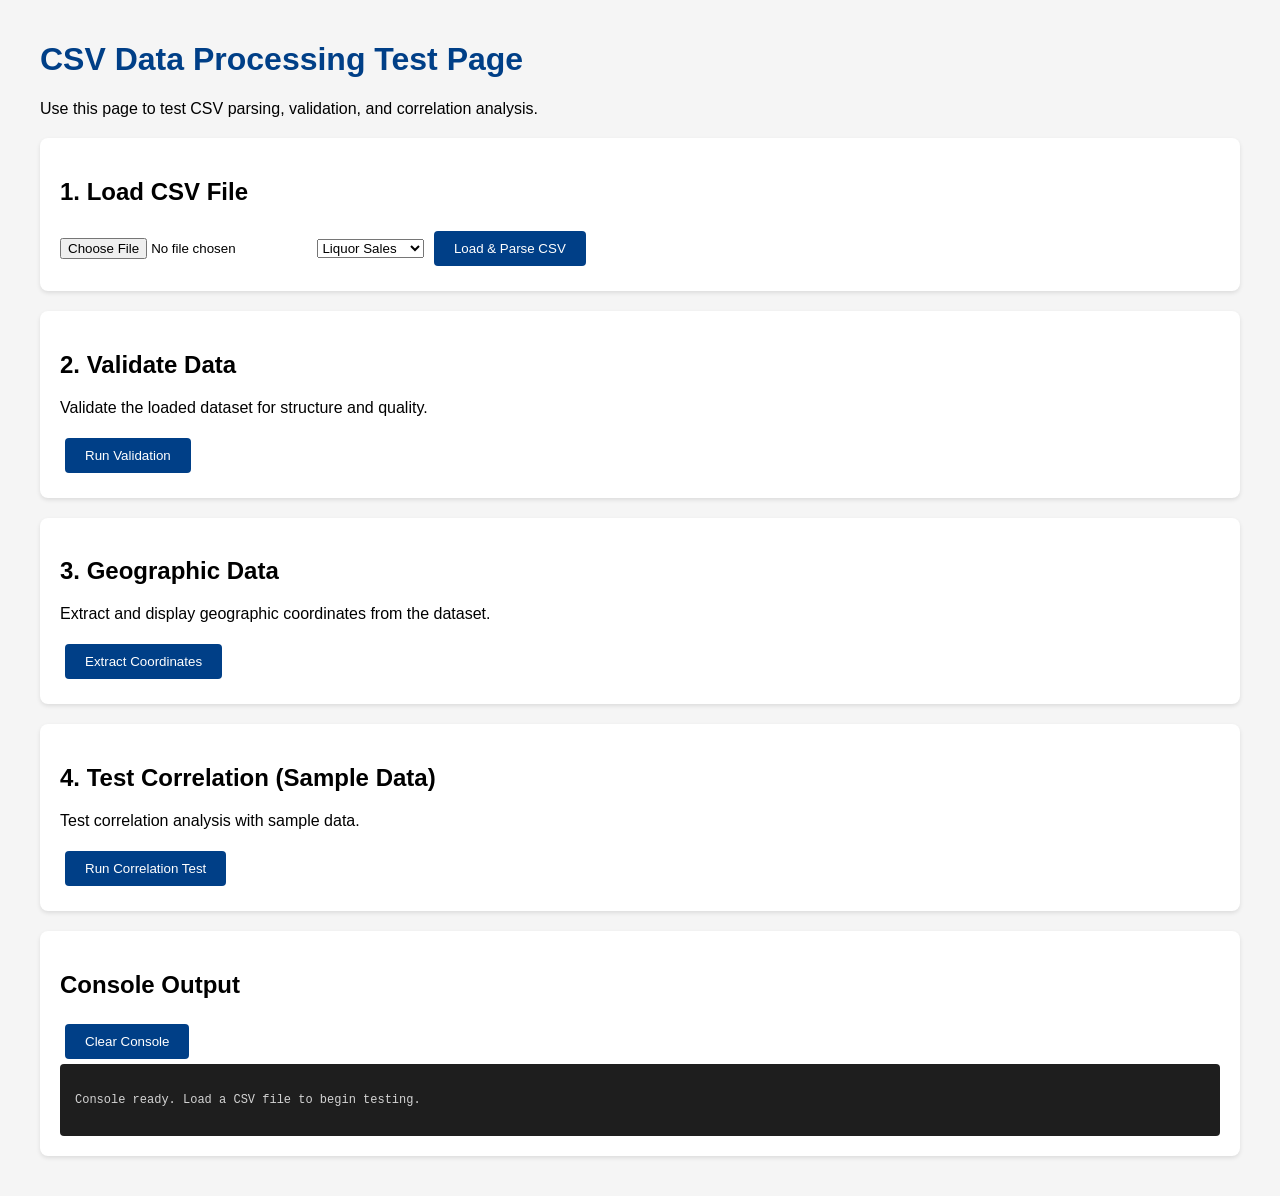
<file: test/test-data-processing.html>
<!DOCTYPE html>
<html lang="en">
<head>
    <meta charset="UTF-8">
    <meta name="viewport" content="width=device-width, initial-scale=1.0">
    <title>Data Processing Test Page</title>
    <style>
        body {
            font-family: 'Segoe UI', Tahoma, Geneva, Verdana, sans-serif;
            max-width: 1200px;
            margin: 0 auto;
            padding: 20px;
            background-color: #f5f5f5;
        }
        
        h1 {
            color: #003f87;
        }
        
        .test-section {
            background: white;
            padding: 20px;
            margin: 20px 0;
            border-radius: 8px;
            box-shadow: 0 2px 4px rgba(0,0,0,0.1);
        }
        
        button {
            background-color: #003f87;
            color: white;
            border: none;
            padding: 10px 20px;
            border-radius: 4px;
            cursor: pointer;
            margin: 5px;
        }
        
        button:hover {
            background-color: #005bb5;
        }
        
        .console-output {
            background-color: #1e1e1e;
            color: #d4d4d4;
            padding: 15px;
            border-radius: 4px;
            font-family: 'Courier New', monospace;
            font-size: 12px;
            max-height: 400px;
            overflow-y: auto;
            white-space: pre-wrap;
        }
        
        input[type="file"] {
            margin: 10px 0;
        }
        
        .status {
            padding: 10px;
            margin: 10px 0;
            border-radius: 4px;
        }
        
        .status.success {
            background-color: #d4edda;
            color: #155724;
        }
        
        .status.error {
            background-color: #f8d7da;
            color: #721c24;
        }
        
        .status.info {
            background-color: #d1ecf1;
            color: #0c5460;
        }
    </style>
</head>
<body>
    <h1>CSV Data Processing Test Page</h1>
    <p>Use this page to test CSV parsing, validation, and correlation analysis.</p>

    <div class="test-section">
        <h2>1. Load CSV File</h2>
        <input type="file" id="csvFile" accept=".csv">
        <select id="datasetType">
            <option value="liquor">Liquor Sales</option>
            <option value="dui">DUI Charges</option>
            <option value="offenders">Sex Offenders</option>
            <option value="alerts">Amber Alerts</option>
        </select>
        <button onclick="loadCSVFile()">Load & Parse CSV</button>
        <div id="loadStatus"></div>
    </div>

    <div class="test-section">
        <h2>2. Validate Data</h2>
        <p>Validate the loaded dataset for structure and quality.</p>
        <button onclick="validateData()">Run Validation</button>
        <div id="validationStatus"></div>
    </div>

    <div class="test-section">
        <h2>3. Geographic Data</h2>
        <p>Extract and display geographic coordinates from the dataset.</p>
        <button onclick="extractGeoData()">Extract Coordinates</button>
        <div id="geoStatus"></div>
    </div>

    <div class="test-section">
        <h2>4. Test Correlation (Sample Data)</h2>
        <p>Test correlation analysis with sample data.</p>
        <button onclick="testCorrelation()">Run Correlation Test</button>
        <div id="correlationStatus"></div>
    </div>

    <div class="test-section">
        <h2>Console Output</h2>
        <button onclick="clearConsole()">Clear Console</button>
        <div id="consoleOutput" class="console-output">
Console ready. Load a CSV file to begin testing.
        </div>
    </div>

    <!-- Load all the data processing scripts -->
    <script src="../js/data-processor.js"></script>
    <script src="../js/data-validator.js"></script>
    <script src="../js/geocode-helper.js"></script>
    <script src="../js/correlation-analyzer.js"></script>

    <script>
        // Override console.log to display in UI
        const originalLog = console.log;
        const consoleOutput = document.getElementById('consoleOutput');
        
        console.log = function(...args) {
            originalLog.apply(console, args);
            const message = args.map(arg => 
                typeof arg === 'object' ? JSON.stringify(arg, null, 2) : String(arg)
            ).join(' ');
            consoleOutput.textContent += message + '\n';
            consoleOutput.scrollTop = consoleOutput.scrollHeight;
        };

        let currentDataset = null;
        let currentDatasetName = null;

        // Load CSV file from file input
        function loadCSVFile() {
            const fileInput = document.getElementById('csvFile');
            const datasetType = document.getElementById('datasetType').value;
            const statusDiv = document.getElementById('loadStatus');
            
            if (!fileInput.files || fileInput.files.length === 0) {
                showStatus(statusDiv, 'Please select a CSV file', 'error');
                return;
            }

            const file = fileInput.files[0];
            const reader = new FileReader();

            reader.onload = function(e) {
                try {
                    console.log(`\nLoading ${file.name}...`);
                    const csvText = e.target.result;
                    const parsedData = dataProcessor.parseCSV(csvText);
                    
                    currentDataset = parsedData;
                    currentDatasetName = datasetType;
                    dataProcessor.datasets[datasetType] = parsedData;
                    
                    console.log(`Loaded ${parsedData.length} rows`);
                    console.log(`Columns: ${Object.keys(parsedData[0]).join(', ')}`);
                    
                    showStatus(statusDiv, `Successfully loaded ${parsedData.length} rows`, 'success');
                } catch (error) {
                    console.error('Error parsing CSV:', error);
                    showStatus(statusDiv, 'Error parsing CSV: ' + error.message, 'error');
                }
            };

            reader.readAsText(file);
        }

        // Validate current dataset
        function validateData() {
            const statusDiv = document.getElementById('validationStatus');
            
            if (!currentDataset || !currentDatasetName) {
                showStatus(statusDiv, 'Please load a dataset first', 'error');
                return;
            }

            console.log('\n--- Starting Validation ---');
            const result = dataValidator.validateDataset(currentDatasetName, currentDataset);
            dataValidator.generateReport(result);
            
            if (result.valid) {
                showStatus(statusDiv, 'Validation passed!', 'success');
            } else {
                showStatus(statusDiv, 'Validation failed. Check console for details.', 'error');
            }
        }

        // Extract geographic data
        function extractGeoData() {
            const statusDiv = document.getElementById('geoStatus');
            
            if (!currentDataset || !currentDatasetName) {
                showStatus(statusDiv, 'Please load a dataset first', 'error');
                return;
            }

            console.log('\n--- Extracting Geographic Data ---');
            
            // Try common column name variations
            const latFields = ['Latitude', 'latitude', 'lat', 'Lat'];
            const lngFields = ['Longitude', 'longitude', 'lng', 'Lng', 'lon', 'Lon'];
            
            let latField = latFields.find(f => currentDataset[0][f] !== undefined);
            let lngField = lngFields.find(f => currentDataset[0][f] !== undefined);

            if (!latField || !lngField) {
                console.log('No geographic columns found. Available columns:');
                console.log(Object.keys(currentDataset[0]).join(', '));
                showStatus(statusDiv, 'No latitude/longitude columns found', 'error');
                return;
            }

            const geoData = dataProcessor.extractGeoData(currentDatasetName, latField, lngField);
            
            console.log(`Extracted ${geoData.length} points with valid coordinates`);
            console.log(`Sample:`);
            console.log(geoData.slice(0, 3));
            
            showStatus(statusDiv, `Extracted ${geoData.length} geographic points`, 'success');
        }

        // Test correlation with sample data
        function testCorrelation() {
            const statusDiv = document.getElementById('correlationStatus');

            console.log('\n--- Testing Correlation Analysis ---');
            
            // Create sample datasets
            const sampleData1 = [
                { County: 'Polk', value: 150 },
                { County: 'Linn', value: 120 },
                { County: 'Scott', value: 90 },
                { County: 'Johnson', value: 85 },
                { County: 'Black Hawk', value: 70 }
            ];

            const sampleData2 = [
                { County: 'Polk', value: 300 },
                { County: 'Linn', value: 240 },
                { County: 'Scott', value: 180 },
                { County: 'Johnson', value: 170 },
                { County: 'Black Hawk', value: 140 }
            ];

            const result = correlationAnalyzer.correlateByCounty(
                sampleData1, sampleData2, 'value', 'value'
            );

            correlationAnalyzer.generateReport(result, 'Dataset 1', 'Dataset 2');
            
            showStatus(statusDiv, 
                `Correlation: ${result.coefficient.toFixed(3)} (${result.strength})`, 
                'success'
            );
        }

        // Clear console
        function clearConsole() {
            consoleOutput.textContent = 'Console cleared.\n';
        }

        // Show status message
        function showStatus(element, message, type) {
            element.innerHTML = `<div class="status ${type}">${message}</div>`;
        }
    </script>
</body>
</html>
</file>
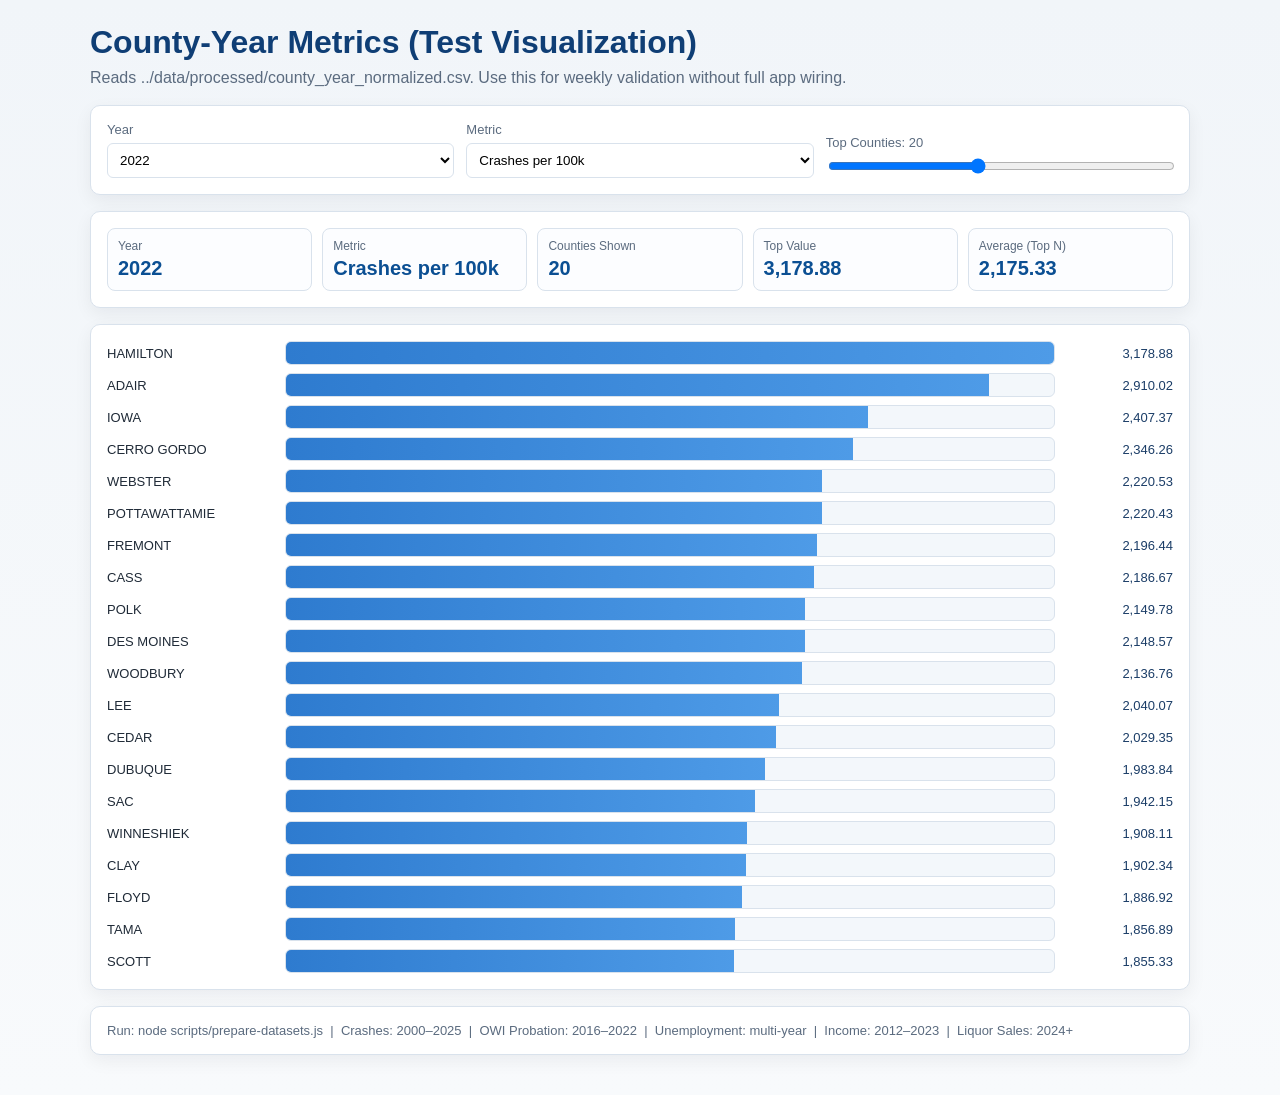
<file: test/test-normalized-visualization.html>
<!DOCTYPE html>
<html lang="en">
<head>
    <meta charset="UTF-8">
    <meta name="viewport" content="width=device-width, initial-scale=1.0">
    <title>County Metric Test Visualization</title>
    <style>
        :root {
            --bg: #f6f8fb;
            --surface: #ffffff;
            --ink: #1f2a37;
            --muted: #5b6b7f;
            --primary: #1d5fa8;
            --bar: #2a77c9;
            --border: #d9e2ec;
        }

        body {
            margin: 0;
            font-family: "Segoe UI", Tahoma, Geneva, Verdana, sans-serif;
            background: linear-gradient(180deg, #f1f5f9 0%, #f8fafc 100%);
            color: var(--ink);
        }

        .page {
            max-width: 1100px;
            margin: 0 auto;
            padding: 24px;
        }

        h1 {
            margin: 0 0 8px;
            color: #0f3e75;
        }

        .subtitle {
            margin: 0 0 18px;
            color: var(--muted);
        }

        .panel {
            background: var(--surface);
            border: 1px solid var(--border);
            border-radius: 10px;
            padding: 16px;
            box-shadow: 0 6px 18px rgba(15, 23, 42, 0.06);
            margin-bottom: 16px;
        }

        .controls {
            display: grid;
            gap: 12px;
            grid-template-columns: repeat(auto-fit, minmax(220px, 1fr));
            align-items: end;
        }

        label {
            display: block;
            font-size: 13px;
            color: var(--muted);
            margin-bottom: 6px;
        }

        select,
        input[type="range"] {
            width: 100%;
        }

        select {
            padding: 8px;
            border-radius: 6px;
            border: 1px solid var(--border);
            background: #fff;
        }

        .summary {
            display: grid;
            grid-template-columns: repeat(auto-fit, minmax(180px, 1fr));
            gap: 10px;
        }

        .card {
            border: 1px solid var(--border);
            border-radius: 8px;
            padding: 10px;
            background: #fcfdff;
        }

        .card .label {
            font-size: 12px;
            color: var(--muted);
        }

        .card .value {
            margin-top: 4px;
            font-size: 20px;
            font-weight: 700;
            color: #0b4f93;
        }

        .chart {
            display: grid;
            gap: 8px;
        }

        .bar-row {
            display: grid;
            grid-template-columns: 170px 1fr 110px;
            gap: 8px;
            align-items: center;
        }

        .county {
            font-size: 13px;
            white-space: nowrap;
            overflow: hidden;
            text-overflow: ellipsis;
        }

        .bar-shell {
            height: 22px;
            border-radius: 6px;
            border: 1px solid var(--border);
            background: #f3f7fb;
            overflow: hidden;
        }

        .bar {
            height: 100%;
            background: linear-gradient(90deg, #2e7bcf, #4e9be7);
        }

        .metric {
            font-size: 13px;
            text-align: right;
            color: #1b3d67;
            font-variant-numeric: tabular-nums;
        }

        .note {
            font-size: 13px;
            color: var(--muted);
        }

        .error {
            padding: 10px;
            border-radius: 8px;
            border: 1px solid #f2b8b5;
            background: #fff1f0;
            color: #8b1d13;
        }
    </style>
</head>
<body>
<div class="page">
    <h1>County-Year Metrics (Test Visualization)</h1>
    <p class="subtitle">Reads ../data/processed/county_year_normalized.csv. Use this for weekly validation without full app wiring.</p>

    <div id="error" class="error" style="display:none;"></div>

    <div class="panel controls">
        <div>
            <label for="yearSelect">Year</label>
            <select id="yearSelect"></select>
        </div>
        <div>
            <label for="metricSelect">Metric</label>
            <select id="metricSelect">
                <option value="crashes_per_100k">Crashes per 100k</option>
                <option value="impaired_crashes_per_100k">Impaired Crashes per 100k</option>
                <option value="owi_probation_per_100k">OWI Probation Cases per 100k</option>
                <option value="unemployment_rate">Unemployment Rate</option>
                <option value="median_household_income">Median Household Income</option>
                <option value="liquor_dollars_per_100k">Liquor Sales ($/100k)</option>
            </select>
        </div>
        <div>
            <label for="topN">Top Counties: <span id="topNValue">20</span></label>
            <input id="topN" type="range" min="5" max="40" value="20" step="1">
        </div>
    </div>

    <div class="panel summary" id="summary"></div>

    <div class="panel">
        <div id="chart" class="chart"></div>
    </div>

    <div class="panel note">
        Run: node scripts/prepare-datasets.js &nbsp;|&nbsp;
        Crashes: 2000–2025 &nbsp;|&nbsp; OWI Probation: 2016–2022 &nbsp;|&nbsp; Unemployment: multi-year &nbsp;|&nbsp; Income: 2012–2023 &nbsp;|&nbsp; Liquor Sales: 2024+
    </div>
</div>

<script>
    const DATA_PATH = '../data/processed/county_year_normalized.csv';
    const yearSelect = document.getElementById('yearSelect');
    const metricSelect = document.getElementById('metricSelect');
    const topN = document.getElementById('topN');
    const topNValue = document.getElementById('topNValue');
    const chart = document.getElementById('chart');
    const summary = document.getElementById('summary');
    const errorBox = document.getElementById('error');

    let rows = [];

    function parseCsvLine(line) {
        const values = [];
        let current = '';
        let inQuotes = false;

        for (let i = 0; i < line.length; i++) {
            const ch = line[i];
            const next = line[i + 1];

            if (ch === '"' && next === '"') {
                current += '"';
                i++;
            } else if (ch === '"') {
                inQuotes = !inQuotes;
            } else if (ch === ',' && !inQuotes) {
                values.push(current);
                current = '';
            } else {
                current += ch;
            }
        }

        values.push(current);
        return values;
    }

    function parseCsv(text) {
        const lines = text.split(/\r?\n/).filter(Boolean);
        const headers = parseCsvLine(lines[0]);
        return lines.slice(1).map((line) => {
            const values = parseCsvLine(line);
            const row = {};
            headers.forEach((h, i) => {
                row[h] = values[i] || '';
            });
            return row;
        });
    }

    function toNumber(value) {
        if (value === '' || value === null || value === undefined) return null;
        const n = Number(String(value).replace(/,/g, ''));
        return Number.isFinite(n) ? n : null;
    }

    function setError(message) {
        errorBox.style.display = 'block';
        errorBox.textContent = message;
    }

    function clearError() {
        errorBox.style.display = 'none';
        errorBox.textContent = '';
    }

    function render() {
        const year = Number(yearSelect.value);
        const metric = metricSelect.value;
        const n = Number(topN.value);

        const yearRows = rows
            .filter((r) => Number(r.year) === year)
            .map((r) => ({ ...r, metricValue: toNumber(r[metric]) }))
            .filter((r) => r.metricValue !== null)
            .sort((a, b) => b.metricValue - a.metricValue)
            .slice(0, n);

        const metricLabel = metricSelect.options[metricSelect.selectedIndex].text;
        const max = yearRows.length ? yearRows[0].metricValue : 0;

        const avg = yearRows.length
            ? yearRows.reduce((sum, r) => sum + r.metricValue, 0) / yearRows.length
            : 0;

        summary.innerHTML = [
            ['Year', year],
            ['Metric', metricLabel],
            ['Counties Shown', yearRows.length],
            ['Top Value', max ? max.toLocaleString(undefined, { maximumFractionDigits: 2 }) : '-'],
            ['Average (Top N)', avg ? avg.toLocaleString(undefined, { maximumFractionDigits: 2 }) : '-']
        ].map(([label, value]) => (
            '<div class="card"><div class="label">' + label + '</div><div class="value">' + value + '</div></div>'
        )).join('');

        if (yearRows.length === 0) {
            chart.innerHTML = '<p class="note">No rows available for this selection.</p>';
            return;
        }

        chart.innerHTML = yearRows.map((row) => {
            const width = max ? Math.max(1, (row.metricValue / max) * 100) : 1;
            return (
                '<div class="bar-row">' +
                    '<div class="county">' + row.county + '</div>' +
                    '<div class="bar-shell"><div class="bar" style="width:' + width.toFixed(2) + '%"></div></div>' +
                    '<div class="metric">' + row.metricValue.toLocaleString(undefined, { maximumFractionDigits: 2 }) + '</div>' +
                '</div>'
            );
        }).join('');
    }

    async function initialize() {
        clearError();
        try {
            const response = await fetch(DATA_PATH);
            if (!response.ok) {
                throw new Error('Could not load ' + DATA_PATH + ' (HTTP ' + response.status + ').');
            }

            const csvText = await response.text();
            rows = parseCsv(csvText);

            const years = [...new Set(rows.map((r) => Number(r.year)).filter((y) => Number.isFinite(y)))].sort((a, b) => b - a);
            if (!years.length) {
                throw new Error('No year values found in processed CSV.');
            }

            yearSelect.innerHTML = years.map((y) => '<option value="' + y + '">' + y + '</option>').join('');
            // Default to the year with the most complete metric coverage across all 5 key fields
            const coverageMetrics = ['crashes_per_100k', 'owi_probation_per_100k', 'unemployment_rate', 'median_household_income', 'liquor_dollars_per_100k'];
            const bestYear = years.reduce((best, y) => {
                const yearRows = rows.filter((r) => Number(r.year) === y);
                const score = coverageMetrics.reduce((s, m) => s + (yearRows.some((r) => toNumber(r[m]) > 0) ? 1 : 0), 0);
                return score > best.score ? { year: y, score } : best;
            }, { year: years[0], score: -1 }).year;
            yearSelect.value = String(bestYear);

            render();
        } catch (err) {
            setError(err.message + ' Run node scripts/prepare-datasets.js and reload this page.');
        }
    }

    yearSelect.addEventListener('change', render);
    metricSelect.addEventListener('change', render);
    topN.addEventListener('input', () => {
        topNValue.textContent = topN.value;
        render();
    });

    initialize();
</script>
</body>
</html>
</file>
